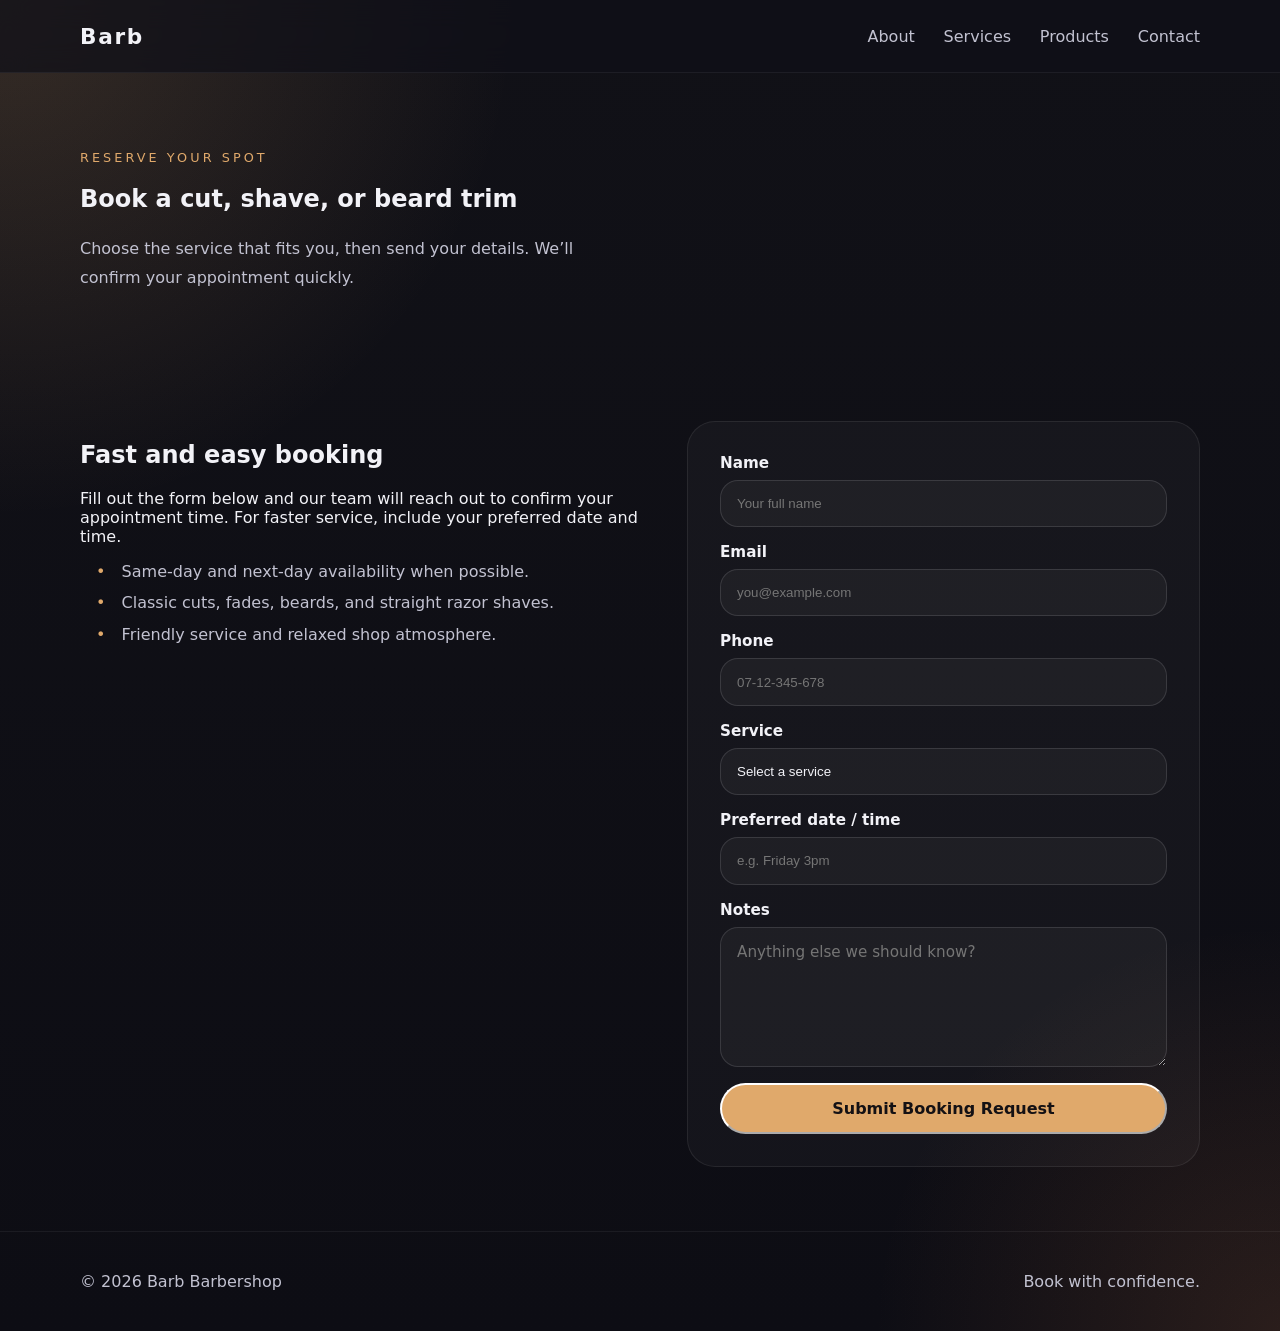
<file: booking.html>
<!DOCTYPE html>
<html lang="en">
<head>
  <meta charset="UTF-8" />
  <meta name="viewport" content="width=device-width, initial-scale=1.0" />
  <title>Book Your Appointment | Barb Barbershop</title>
  <link rel="stylesheet" href="static/style.css" />
</head>
<body>
  <header class="site-header">
    <div class="container header-inner">
      <a href="index.html" class="brand">Barb</a>
      <nav class="main-nav">
        <a href="index.html#about">About</a>
        <a href="index.html#services">Services</a>
        <a href="index.html#products">Products</a>
        <a href="index.html#contact">Contact</a>
      </nav>
    </div>
  </header>

  <main>
    <section class="section booking-hero">
      <div class="container">
        <p class="eyebrow">Reserve your spot</p>
        <h1>Book a cut, shave, or beard trim</h1>
        <p class="hero-text">Choose the service that fits you, then send your details. We’ll confirm your appointment quickly.</p>
      </div>
    </section>

    <section class="section booking-form-section">
      <div class="container booking-grid">
        <div class="booking-copy">
          <h2>Fast and easy booking</h2>
          <p>Fill out the form below and our team will reach out to confirm your appointment time. For faster service, include your preferred date and time.</p>
          <ul class="about-list">
            <li>Same-day and next-day availability when possible.</li>
            <li>Classic cuts, fades, beards, and straight razor shaves.</li>
            <li>Friendly service and relaxed shop atmosphere.</li>
          </ul>
        </div>

        <form class="booking-form" action="/book" method="post">
          <label class="form-field">
            <span>Name</span>
            <input type="text" name="name" placeholder="Your full name" required />
          </label>
          <label class="form-field">
            <span>Email</span>
            <input type="email" name="email" placeholder="you@example.com" required />
          </label>
          <label class="form-field">
            <span>Phone</span>
            <input type="tel" name="phone" placeholder="07-12-345-678" required />
          </label>
          <label class="form-field">
            <span>Service</span>
            <select name="service" required>
              <option value="">Select a service</option>
              <option value="haircut">Haircut</option>
              <option value="shave">Shave</option>
              <option value="beard">Beard Trim</option>
              <option value="combo">Haircut + Beard</option>
            </select>
          </label>
          <label class="form-field">
            <span>Preferred date / time</span>
            <input type="text" name="datetime" placeholder="e.g. Friday 3pm" required />
          </label>
          <label class="form-field">
            <span>Notes</span>
            <textarea name="message" rows="5" placeholder="Anything else we should know?"></textarea>
          </label>
          <button type="submit" class="button">Submit Booking Request</button>
        </form>
      </div>
    </section>
  </main>

  <footer class="site-footer">
    <div class="container footer-inner">
      <p>© 2026 Barb Barbershop</p>
      <p>Book with confidence.</p>
    </div>
  </footer>
</body>
</html>
</file>
<file: static/style.css>
:root {
  color-scheme: dark;
  --bg: #101018;
  --bg-alt: #181823;
  --surface: #1e1e28;
  --surface-2: #252538;
  --text: #f2f2f7;
  --muted: #c2c2d1;
  --accent: #e0a96b;
  --accent-strong: #d17b46;
  --border: rgba(255,255,255,.08);
}

* {
  box-sizing: border-box;
}

html {
  scroll-behavior: smooth;
}

body {
  margin: 0;
  min-height: 100%;
  font-family: Inter, ui-sans-serif, system-ui, -apple-system, BlinkMacSystemFont, "Segoe UI", sans-serif;
  background: radial-gradient(circle at top left, rgba(224, 169, 107, 0.18), transparent 28%),
              radial-gradient(circle at bottom right, rgba(209, 123, 70, 0.15), transparent 22%),
              linear-gradient(180deg, #111117 0%, #0d0d14 100%);
  color: var(--text);
}

img {
  max-width: 100%;
  display: block;
}

a {
  color: inherit;
  text-decoration: none;
}

button,
.input,
textarea {
  font: inherit;
}

.container {
  width: min(1120px, calc(100% - 2rem));
  margin: 0 auto;
}

.site-header {
  position: sticky;
  top: 0;
  z-index: 10;
  backdrop-filter: blur(14px);
  background: rgba(16, 16, 24, 0.72);
  border-bottom: 1px solid rgba(255,255,255,.06);
}
.header-inner {
  display: flex;
  align-items: center;
  justify-content: space-between;
  min-height: 72px;
}

.brand {
  font-size: 1.35rem;
  font-weight: 700;
  letter-spacing: 0.08em;
}

.main-nav {
  display: flex;
  align-items: center;
  gap: 1.8rem;
}

.main-nav a {
  color: var(--muted);
  transition: color 0.2s ease;
}

.main-nav a:hover {
  color: var(--text);
}

.button {
  display: inline-flex;
  align-items: center;
  justify-content: center;
  padding: 0.9rem 1.55rem;
  border-radius: 999px;
  font-weight: 600;
  background: var(--accent);
  color: #141114;
  transition: transform 0.2s ease, background 0.2s ease;
}
.button:hover {
  transform: translateY(-1px);
  background: var(--accent-strong);
}

.button--ghost {
  background: transparent;
  color: var(--text);
  border: 1px solid rgba(255,255,255,.16);
}

.hero {
  padding: 5rem 0 4rem;
}

.hero-grid {
  display: grid;
  grid-template-columns: 1.5fr 1fr;
  gap: 2rem;
  align-items: center;
}

.hero-content {
  padding: 2rem 0;
}

.hero-image {
  min-height: 400px;
  border-radius: 32px;
  box-shadow: 0 30px 80px rgba(0,0,0,0.25);
  overflow: hidden;
}

.hero-image img {
  width: 100%;
  height: 100%;
  object-fit: cover;
}

.eyebrow {
  text-transform: uppercase;
  letter-spacing: 0.24em;
  color: var(--accent);
  font-size: 0.8rem;
  margin-bottom: 1rem;
}

.hero-copy h1,
.section-header h2,
.about-copy h2,
.contact h2,
.contact-card h3 {
  margin: 0;
  line-height: 1.05;
  }

.hero-copy h1 {
  font-size: clamp(3rem, 4.4vw, 4.5rem);
  max-width: 12ch;
}

.hero-text {
  margin: 1.4rem 0 2rem;
  max-width: 52ch;
  color: var(--muted);
  line-height: 1.8;
}

.hero-actions {
  display: flex;
  flex-wrap: wrap;
  gap: 1rem;
}

.hero-feature {
  display: flex;
  justify-content: flex-end;
}

.feature-card {
  width: 100%;
  max-width: 420px;
  padding: 2rem;
  border: 1px solid var(--border);
  background: rgba(255,255,255,.02);
  border-radius: 28px;
  box-shadow: 0 28px 80px rgba(0,0,0,0.18);
}

.feature-badge {
  display: inline-flex;
  padding: 0.5rem 0.9rem;
  border-radius: 999px;
  background: rgba(224, 169, 107, 0.16);
  color: var(--accent);
  font-weight: 700;
  margin-bottom: 1.15rem;
}

.feature-card h2 {
  font-size: 1.75rem;
  margin-bottom: 1rem;
}

.feature-card p {
  color: var(--muted);
  line-height: 1.8;
}

.section {
  padding: 4rem 0;
}

.section-header {
  max-width: 58ch;
  margin-bottom: 2rem;
}

.booking-hero {
  padding: 4rem 0 2rem;
}

.booking-grid {
  display: grid;
  grid-template-columns: 1.05fr 0.95fr;
  gap: 2.5rem;
  align-items: start;
}

.booking-copy {
  max-width: 42rem;
}

.booking-form {
  display: grid;
  gap: 1rem;
  background: rgba(255,255,255,.03);
  border: 1px solid rgba(255,255,255,.08);
  border-radius: 28px;
  padding: 2rem;
}

.form-field {
  display: grid;
  gap: 0.5rem;
  font-size: 0.95rem;
  color: var(--muted);
}

.form-field span {
  font-weight: 700;
  color: var(--text);
}

.input,
.booking-form input,
.booking-form select,
.booking-form textarea {
  width: 100%;
  border: 1px solid rgba(255,255,255,.12);
  border-radius: 18px;
  background: rgba(255,255,255,.04);
  color: var(--text);
  padding: 0.95rem 1rem;
}

.booking-form select {
  appearance: none;
}

.booking-form textarea {
  min-height: 140px;
  resize: vertical;
}

.contact-actions {
  display: flex;
  flex-wrap: wrap;
  gap: 1rem;
  margin-top: 1.25rem;
}

.section-header h2 {
  font-size: clamp(2rem, 3vw, 2.75rem);
}

.section-title a {
  color: inherit;
  text-decoration: none;
  transition: color 0.2s ease;
}

.section-title a:hover {
  color: var(--accent);
}

.service-grid,
.product-grid {
  display: grid;
  grid-template-columns: repeat(4, minmax(0, 1fr));
  gap: 1.5rem;
}

.service-card,
.product-card {
  padding: 1.25rem;
  border-radius: 24px;
  background: var(--surface);
  border: 1px solid rgba(255,255,255,.06);
  transition: transform 0.2s ease, border-color 0.2s ease;
}

.service-card:hover,
.product-card:hover {
  transform: translateY(-4px);
  border-color: rgba(224,169,107,0.28);
}

.service-card img,
.product-card img {
  width: 100%;
  border-radius: 22px;
  aspect-ratio: 4 / 3;
  object-fit: cover;
  margin-bottom: 1rem;
}

.service-card h3,
.product-card h3 {
  margin-bottom: 0.85rem;
}

.service-card p,
.product-card p {
  color: var(--muted);
  line-height: 1.75;
}

.service-card:hover {
  transform: translateY(-4px);
  border-color: rgba(224,169,107,0.28);
}

.service-icon {
  display: inline-flex;
  width: 3rem;
  height: 3rem;
  align-items: center;
  justify-content: center;
  border-radius: 18px;
  background: rgba(224, 169, 107, 0.12);
  font-size: 1.35rem;
  margin-bottom: 1.2rem;
}

.service-card h3 {
  margin-bottom: 0.85rem;
}

.service-card p {
  color: var(--muted);
  line-height: 1.75;
}

.about-grid {
  display: grid;
  grid-template-columns: 1fr 1fr;
  gap: 2rem;
  align-items: center;
}

.about-image {
  min-height: 420px;
  background: linear-gradient(135deg, rgba(224,169,107,.12), rgba(209,123,70,.08)),
              url('https://images.unsplash.com/photo-1551836022-d5d88e9218df?auto=format&fit=crop&w=900&q=60') center/cover no-repeat;
  border-radius: 32px;
  box-shadow: 0 30px 80px rgba(0,0,0,0.25);
}

.about-copy p {
  margin: 1rem 0 1.6rem;
  color: var(--muted);
  line-height: 1.85;
}

.about-list {
  display: grid;
  gap: 0.8rem;
  padding-left: 1rem;
  margin: 0;
   color: var(--muted);
  list-style: none;
}

.about-list li {
  position: relative;
  padding-left: 1.6rem;
}

.about-list li::before {
  content: '•';
  position: absolute;
  left: 0;
  color: var(--accent);
}

.contact-grid {
  display: grid;
  grid-template-columns: 1.5fr 1fr;
  gap: 2rem;
  align-items: start;
}

.contact-info {
  display: grid;
  gap: 1rem;
  margin-top: 1.5rem;
}

.contact-info strong {
  display: block;
  margin-bottom: 0.3rem;
}

.contact-info p,
.contact-card p {
  margin: 0;
  color: var(--muted);
  line-height: 1.8;
}

.contact-card {
  padding: 2rem;
  background: var(--surface);
  border: 1px solid rgba(255,255,255,.06);
  border-radius: 28px;
}

.contact-card h3 {
  margin-top: 0;
  margin-bottom: 1rem;
}

.site-footer {
  padding: 1.5rem 0;
  border-top: 1px solid rgba(255,255,255,.06);
}

.footer-inner {
  display: flex;
  justify-content: space-between;
  align-items: center;
  gap: 1rem;
  color: var(--muted);
}

@media (max-width: 860px) {
  .hero-grid,
  .about-grid,
  .service-grid,
  .product-grid,
  .contact-grid {
    grid-template-columns: 1fr;
  }

  .hero-feature {
    justify-content: stretch;
  }
}

@media (max-width: 640px) {
  .header-inner {
    flex-wrap: wrap;
    gap: 1rem;
  }

  .main-nav {
    flex-wrap: wrap;
    justify-content: center;
  }

  .hero {
    padding-top: 3.5rem;
  }

  .button {
    width: 100%;
  }

  .hero-actions {
    flex-direction: column;
  }
}
</file>
